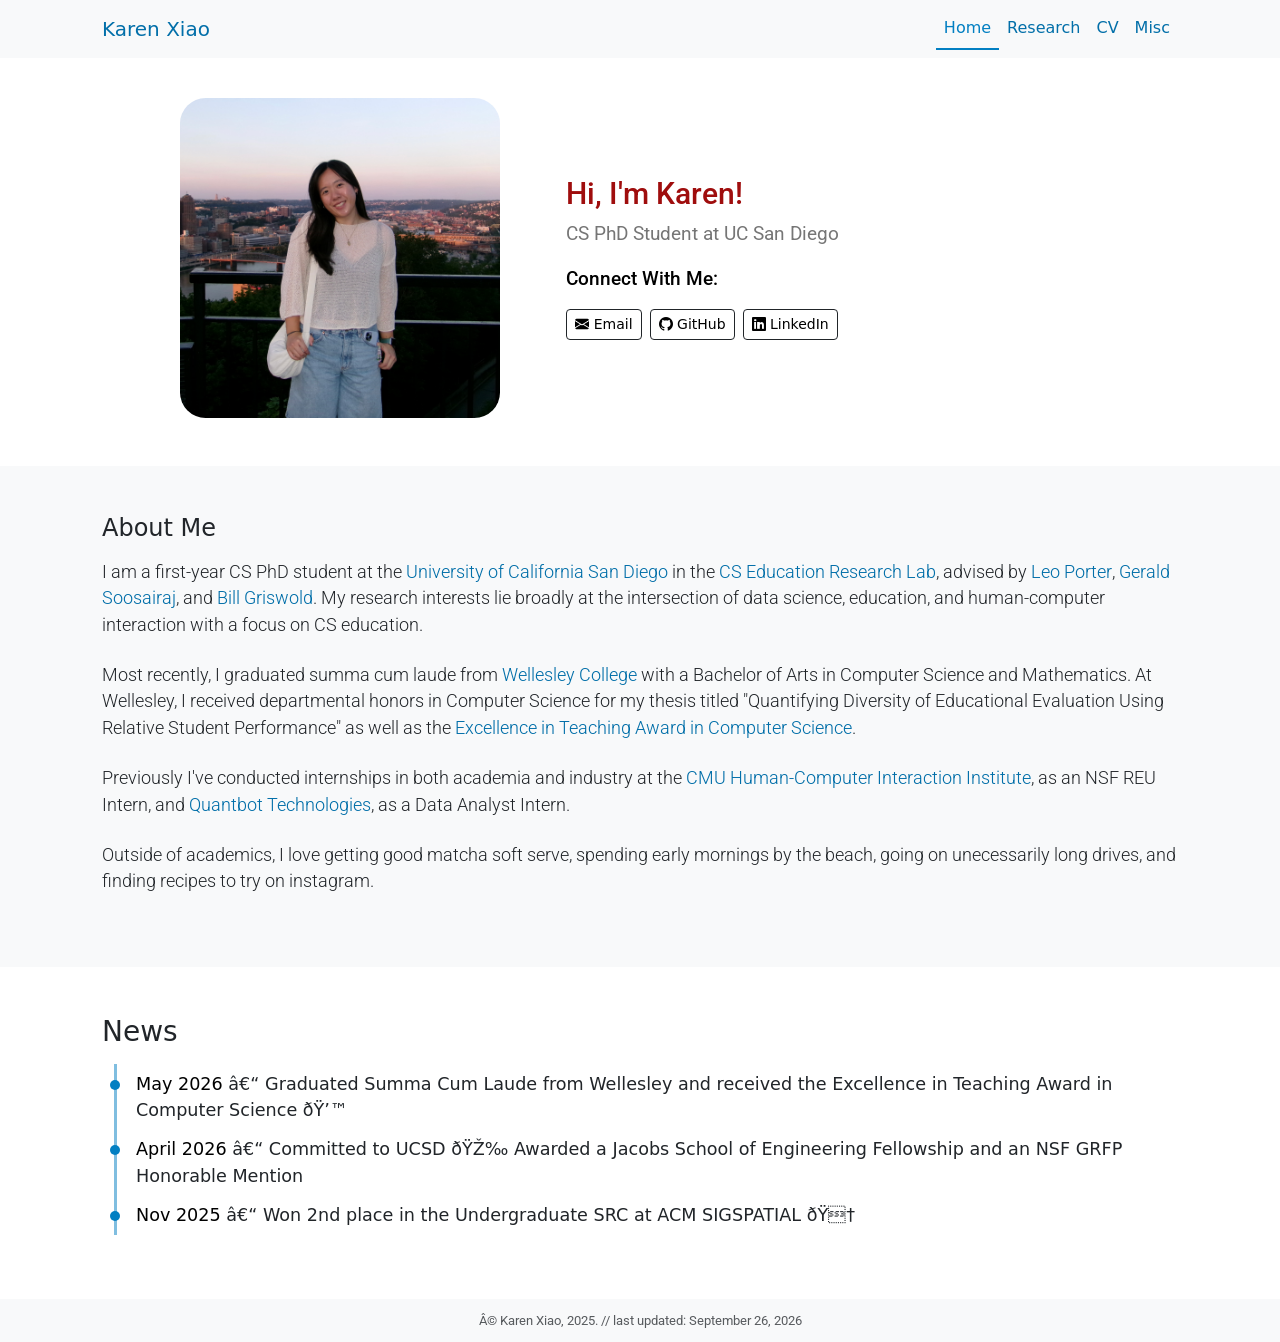
<file: index.html>
<html lang="en">
    <head>
        <meta name="viewport" content="width=device-width, initial-scale=1">
        <title>Karen Xiao</title>
        <link href="styles.css" rel="stylesheet"/>
        <link rel="icon" href="images/KX.png" type="image/svg+xml">
        <link rel="preconnect" href="https://fonts.googleapis.com">
        <link rel="preconnect" href="https://fonts.gstatic.com" crossorigin>
        <link href="https://fonts.googleapis.com/css2?family=Roboto:ital,wght@0,100..900;1,100..900&display=swap" rel="stylesheet">  
        <link href="https://cdn.jsdelivr.net/npm/bootstrap@5.3.3/dist/css/bootstrap.min.css" rel="stylesheet" integrity="sha384-QWTKZyjpPEjISv5WaRU9OFeRpok6YctnYmDr5pNlyT2bRjXh0JMhjY6hW+ALEwIH" crossorigin="anonymous">
        <link href="https://cdn.jsdelivr.net/npm/bootstrap-icons@1.8.1/font/bootstrap-icons.css" rel="stylesheet" />
    </head>

    <body>
        <main>
            <!-- Navigation -->
            <nav class="navbar navbar-expand-lg navbar-light bg-light fixed-top">
                <div class="container">
                    <a class="navbar-brand" href="index.html">Karen Xiao</a>
                    <button class="navbar-toggler" type="button" data-bs-toggle="collapse" data-bs-target="#navbarSupportedContent" aria-controls="navbarSupportedContent" aria-expanded="false" aria-label="Toggle navigation"><span class="navbar-toggler-icon"></span></button>
                    <div class="collapse navbar-collapse" id="navbarSupportedContent">
                        <ul class="navbar-nav ms-auto mb-2 mb-lg-0">
                            <li class="nav-item"><a class="nav-link active" href="index.html">Home</a></li>
                            <li class="nav-item"><a class="nav-link" href="research.html">Research</a></li>
                            <li class="nav-item"><a class="nav-link" href="CV.html">CV</a></li>
                            <li class="nav-item"><a class="nav-link" href="gallery.html">Misc</a></li>
                        </ul>
                    </div>
                </div>
            </nav>

            <!-- Header-->
            <header class="py-5">
                <div class="container px-5">
                    <div class="row align-items-center">
                        <div class="col-xl-5">
                            <!-- Replace this div with your own photo -->
                            <div class="bg-gradient-primary-to-secondary d-flex justify-content-center">
                                <img src="images/profile-pic.jpg" class="profile pl-2" alt="photo of karen xiao">
                            </div>
                        </div>
                        <div class="col-xl-7">
                            <!-- Header text content-->
                            <div class="text-center text-xl-start py-5">
                                <!-- <div class="tagline">Hello World, my name is</div> -->
                                <!-- <h3 class="introduction mt-2">This is my personal website</h3> -->
                                <h1><span class="title">Hi, I'm Karen!</span></h1>
                                <p><span class="subtitle">CS PhD Student at UC San Diego</span></p>

                                <p><span class="subtitle" style="color:black; font-weight: 500;">Connect With Me:</span></p>
                                <div class="d-flex gap-2 justify-content-center justify-content-xl-start">
                                    <a class="btn btn-outline-dark btn-sm" href="mailto:kx100@wellesley.edu"><i class="bi bi-envelope-fill"></i>  Email</a>
                                    <a class="btn btn-outline-dark btn-sm" href="https://github.com/xiaokaren" target="_blank" rel="noopener"><i class="bi bi-github"></i>  GitHub</a>
                                    <a class="btn btn-outline-dark btn-sm" href="https://linkedin.com/in/karen-l-xiao" target="_blank" rel="noopener"><i class="bi bi-linkedin"></i>  LinkedIn</a>
                                </div>
                            </div>
                        </div>
                        
                    </div>
                
                </div>

            </header>

            <!-- About Section-->
            <section class="bg-light py-5">
                <div class="container text-left">
                    <h4 class="mb-3">About Me</h4>
                    <p class="lead fw-light mb-4">I am a first-year CS PhD student at the 
                        <a href="https://cse.ucsd.edu/" target="_blank">University of California San Diego</a> in the 
                        <a href="https://sites.google.com/ucsd.edu/cs-ed-research-group/home" target="_blank">CS Education Research Lab</a>, 
                        advised by <a href="https://leoporter.ucsd.edu/" target="_blank">Leo Porter</a>, 
                        <a href="https://geraldsoosairaj.github.io/" target="_blank">Gerald Soosairaj</a>, 
                        and <a href="https://cseweb.ucsd.edu/~wgg/" target="_blank">Bill Griswold</a>. 
                        My research interests lie broadly at the intersection of data science, education, 
                        and human-computer interaction with a focus on CS education.</p>

                    <p class="lead fw-light mb-4">Most recently, I graduated summa cum laude from 
                        <a href="https://www.wellesley.edu/" target="_blank">Wellesley College</a> with a Bachelor of Arts 
                        in Computer Science and Mathematics. At Wellesley, I received departmental honors in Computer Science
                        for my thesis titled "Quantifying Diversity of Educational Evaluation Using Relative Student Performance" as well as the 
                        <a href="https://www.wellesley.edu/news-events/commencement/student-prizes" target="_blank">
                            Excellence in Teaching Award in Computer Science</a>.
                    </p>

                    <p class="lead fw-light mb-4">Previously I've conducted internships in both academia and industry at the 
                        <a href="https://hcii.cmu.edu/" target="_blank">CMU Human-Computer Interaction Institute</a>, as an NSF REU Intern,
                        and <a href="https://www.quantbot.com/" target="_blank">Quantbot Technologies</a>, as a Data Analyst Intern.</p>

                    <p class="lead fw-light mb-4">Outside of academics, I love getting good matcha soft serve, spending early mornings by the beach, 
                        going on unecessarily long drives, and finding recipes to try on instagram.</p>
                </div>
            </section>

            <!-- News Section -->
            <section class="py-5">
                <div class="container text-left">
                    <h3 class="mb-3">News</h3>
                    <ul class="news-list lead fw-light">
                        <li><span class="news-dot"></span><span><span class="dates">May 2026</span> – Graduated Summa Cum Laude from Wellesley and received the Excellence in Teaching Award in Computer Science 💙</span></li> 
                        <li><span class="news-dot"></span><span><span class="dates">April 2026</span> – Committed to UCSD 🎉 Awarded a Jacobs School of Engineering Fellowship and an NSF GRFP Honorable Mention</span></li>
                        <li><span class="news-dot"></span><span><span class="dates">Nov 2025</span> – Won 2nd place in the Undergraduate SRC at ACM SIGSPATIAL 🏆</span></li>
                    </ul>
                </div>
            </section>
        </main>

        <footer>
            <p><span class="text-muted">© Karen Xiao, 2025. // last updated: September 26, 2026</span></p>
        </footer>

        <script src="https://cdn.jsdelivr.net/npm/bootstrap@5.3.3/dist/js/bootstrap.bundle.min.js" integrity="sha384-YvpcrYf0tY3lHB60NNkmXc5s9fDVZLESaAA55NDzOxhy9GkcIdslK1eN7N6jIeHz" crossorigin="anonymous"></script>
    </body>
</html>
</file>
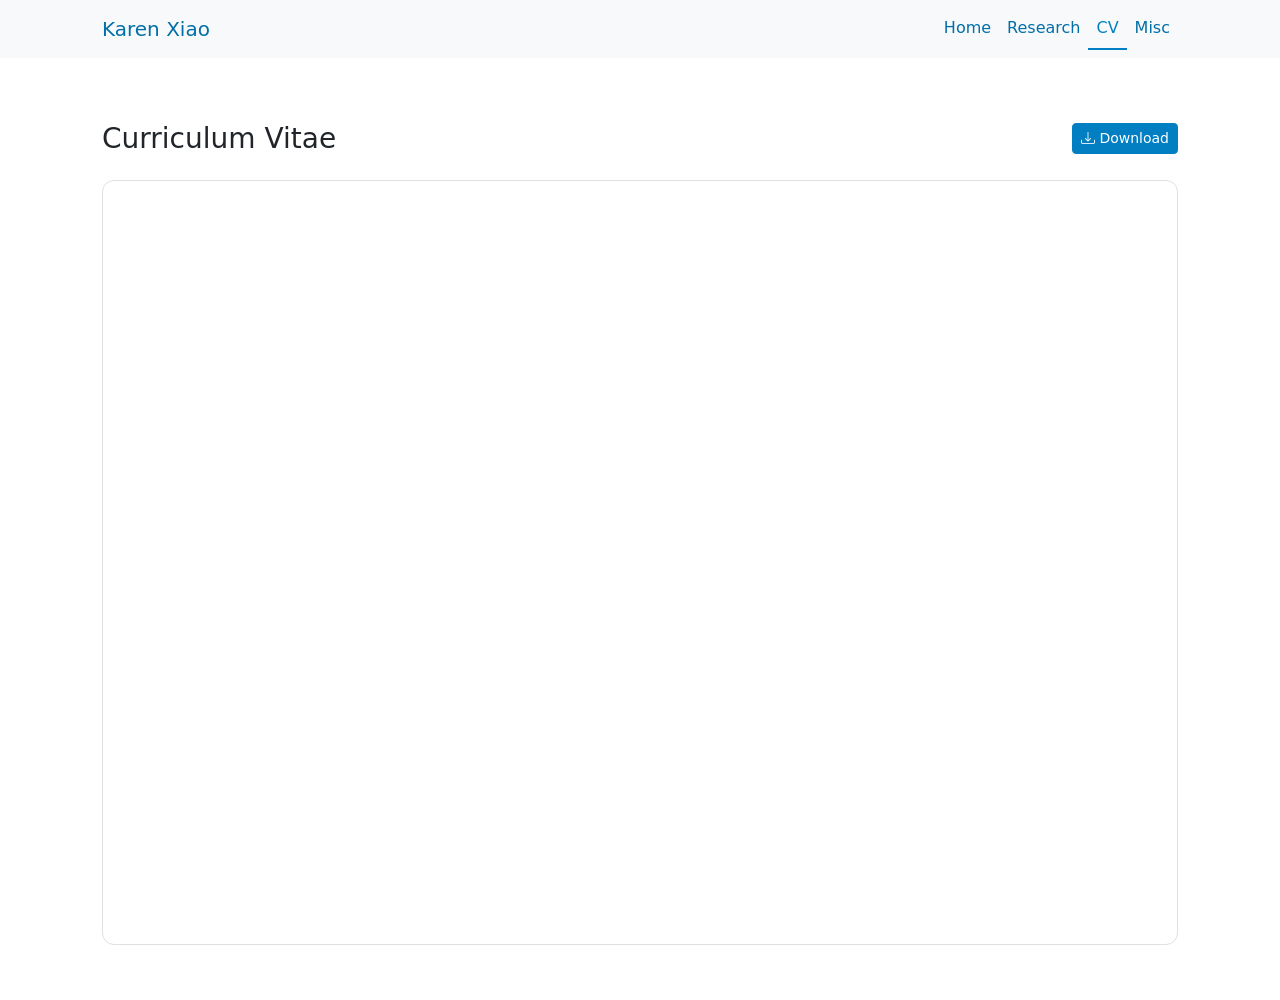
<file: CV.html>
<!DOCTYPE html>
<html lang="en">
<head>
    <meta name="viewport" content="width=device-width, initial-scale=1">
    <title>Karen Xiao</title>
    <link href="styles.css" rel="stylesheet"/>
    <link rel="icon" href="images/KX.png" type="image/svg+xml">
    <link rel="preconnect" href="https://fonts.googleapis.com">
    <link rel="preconnect" href="https://fonts.gstatic.com" crossorigin>
    <link href="https://fonts.googleapis.com/css2?family=Roboto:ital,wght@0,100..900;1,100..900&display=swap" rel="stylesheet">
    <link href="https://cdn.jsdelivr.net/npm/bootstrap@5.3.3/dist/css/bootstrap.min.css" rel="stylesheet" integrity="sha384-QWTKZyjpPEjISv5WaRU9OFeRpok6YctnYmDr5pNlyT2bRjXh0JMhjY6hW+ALEwIH" crossorigin="anonymous">
    <link href="https://cdn.jsdelivr.net/npm/bootstrap-icons@1.8.1/font/bootstrap-icons.css" rel="stylesheet"/>
</head>
<body>
    <main>
        <!-- Navigation -->
        <nav class="navbar navbar-expand-lg navbar-light bg-light fixed-top">
            <div class="container">
                <a class="navbar-brand" href="index.html">Karen Xiao</a>
                <button class="navbar-toggler" type="button" data-bs-toggle="collapse" data-bs-target="#navbarSupportedContent" aria-controls="navbarSupportedContent" aria-expanded="false" aria-label="Toggle navigation"><span class="navbar-toggler-icon"></span></button>
                <div class="collapse navbar-collapse" id="navbarSupportedContent">
                    <ul class="navbar-nav ms-auto mb-2 mb-lg-0">
                        <li class="nav-item"><a class="nav-link" href="index.html">Home</a></li>
                        <li class="nav-item"><a class="nav-link" href="research.html">Research</a></li>
                        <li class="nav-item"><a class="nav-link active" href="CV.html">CV</a></li>
                        <li class="nav-item"><a class="nav-link" href="gallery.html">Misc</a></li>
                    </ul>
                </div>
            </div>
        </nav>

        <!-- CV Section -->
        <section class="py-5 mt-4">
            <div class="container">
                <div class="d-flex justify-content-between align-items-center mb-4">
                    <h3 class="mb-0">Curriculum Vitae</h3>
                    <a class="btn btn-primary btn-sm" href="documents/KarenXiaoCV.pdf" download><i class="bi bi-download"></i>  Download</a>
                </div>
                <iframe
                    src="documents/KarenXiaoCV.pdf"
                    style="width: 100%; height: 85vh; border: 0.5px solid #e0e0e0; border-radius: 12px;"
                    title="Karen Xiao CV">
                </iframe>
            </div>
        </section>
    </main>

    <script src="https://cdn.jsdelivr.net/npm/bootstrap@5.3.3/dist/js/bootstrap.bundle.min.js" integrity="sha384-YvpcrYf0tY3lHB60NNkmXc5s9fDVZLESaAA55NDzOxhy9GkcIdslK1eN7N6jIeHz" crossorigin="anonymous"></script>
</body>
</html>
</file>
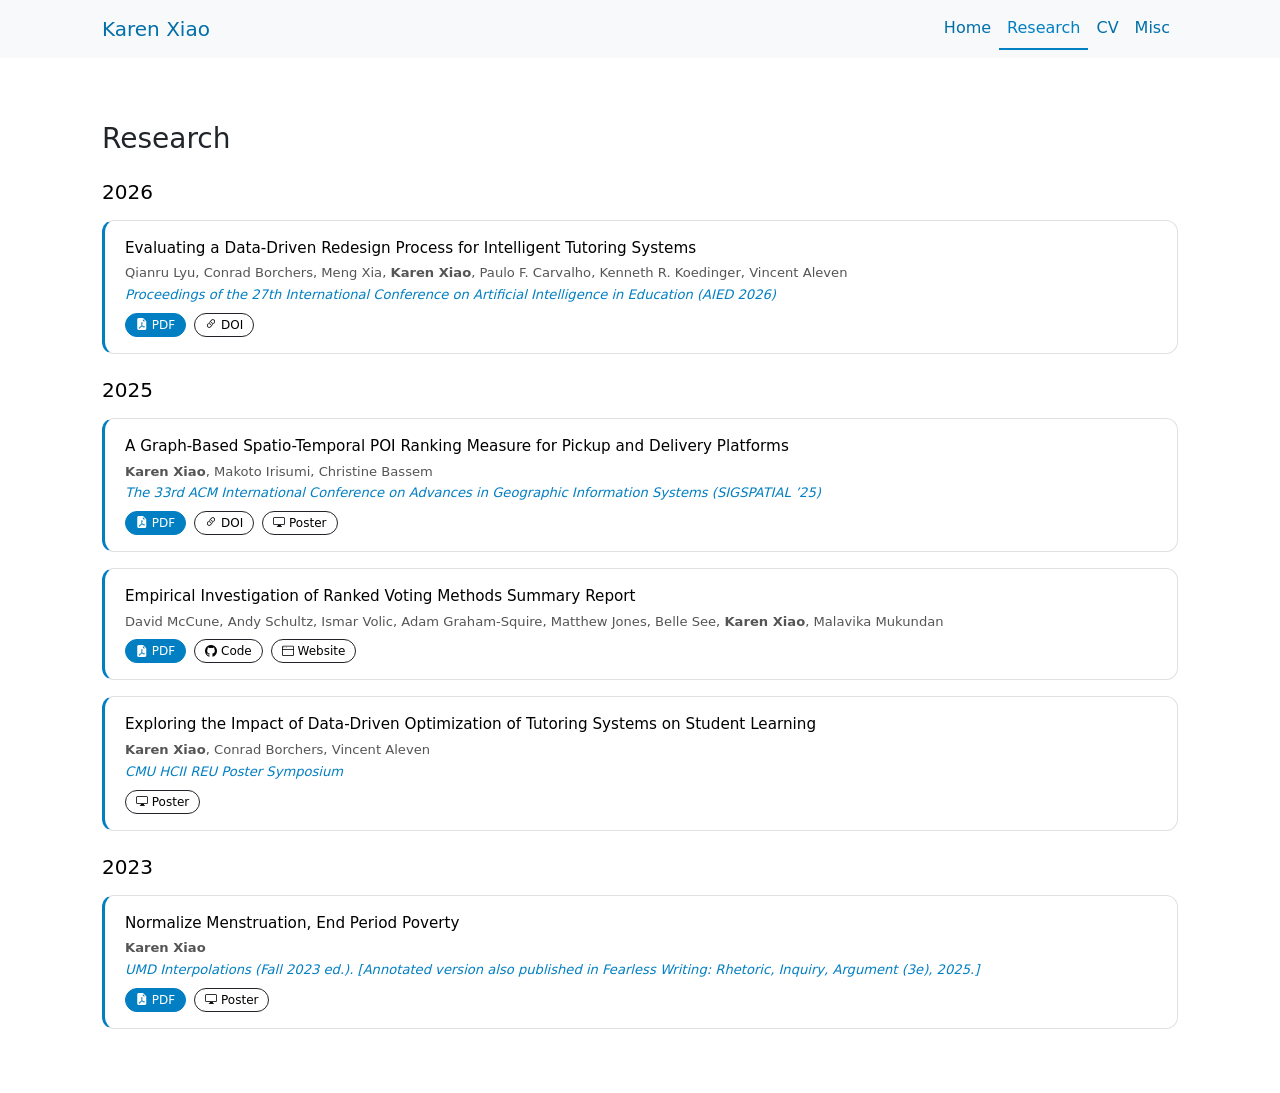
<file: research.html>
<!DOCTYPE html>
<html lang="en">
<head>
    <meta name="viewport" content="width=device-width, initial-scale=1">
    <title>Karen Xiao</title>
    <link href="styles.css" rel="stylesheet"/>
    <link rel="icon" href="images/KX.png" type="image/svg+xml">
    <link rel="preconnect" href="https://fonts.googleapis.com">
    <link rel="preconnect" href="https://fonts.gstatic.com" crossorigin>
    <link href="https://fonts.googleapis.com/css2?family=Roboto:ital,wght@0,100..900;1,100..900&display=swap" rel="stylesheet">
    <link href="https://cdn.jsdelivr.net/npm/bootstrap@5.3.3/dist/css/bootstrap.min.css" rel="stylesheet" integrity="sha384-QWTKZyjpPEjISv5WaRU9OFeRpok6YctnYmDr5pNlyT2bRjXh0JMhjY6hW+ALEwIH" crossorigin="anonymous">
    <link href="https://cdn.jsdelivr.net/npm/bootstrap-icons@1.8.1/font/bootstrap-icons.css" rel="stylesheet"/>
</head>
<body>
    <main>
        <!-- Navigation -->
        <nav class="navbar navbar-expand-lg navbar-light bg-light fixed-top">
            <div class="container">
                <a class="navbar-brand" href="index.html">Karen Xiao</a>
                <button class="navbar-toggler" type="button" data-bs-toggle="collapse" data-bs-target="#navbarSupportedContent" aria-controls="navbarSupportedContent" aria-expanded="false" aria-label="Toggle navigation"><span class="navbar-toggler-icon"></span></button>
                <div class="collapse navbar-collapse" id="navbarSupportedContent">
                    <ul class="navbar-nav ms-auto mb-2 mb-lg-0">
                        <li class="nav-item"><a class="nav-link" href="index.html">Home</a></li>
                        <li class="nav-item"><a class="nav-link active" href="research.html">Research</a></li>
                        <li class="nav-item"><a class="nav-link" href="CV.html">CV</a></li>
                        <li class="nav-item"><a class="nav-link" href="gallery.html">Misc</a></li>
                    </ul>
                </div>
            </div>
        </nav>

        <!-- Publications -->
        <section class="py-5 mt-4">
            <div class="container">
                <h3 class="mb-4">Research</h3>
                <div id="publications-list">
                    <p class="text-muted">Loading publications...</p>
                </div>
            </div>
        </section>
    </main>

    <script src="https://cdn.jsdelivr.net/npm/bootstrap@5.3.3/dist/js/bootstrap.bundle.min.js" integrity="sha384-YvpcrYf0tY3lHB60NNkmXc5s9fDVZLESaAA55NDzOxhy9GkcIdslK1eN7N6jIeHz" crossorigin="anonymous"></script>
    <script>
        fetch('documents/publications.csv')
            .then(r => r.text())
            .then(csv => {
                const lines = csv.trim().split('\n');
                const headers = parseCSVLine(lines[0]);
                const pubs = lines.slice(1).map(line => {
                    const values = parseCSVLine(line);
                    return Object.fromEntries(headers.map((h, i) => [h.trim(), (values[i] || '').trim()]));
                });

                // Group by year
                const byYear = {};
                pubs.forEach(p => {
                    if (!byYear[p.year]) byYear[p.year] = [];
                    byYear[p.year].push(p);
                });

                const container = document.getElementById('publications-list');
                container.innerHTML = '';

                Object.keys(byYear).sort((a, b) => b - a).forEach(year => {
                    const yearHeader = document.createElement('h5');
                    yearHeader.className = 'dates mt-4 mb-3';
                    yearHeader.textContent = year;
                    container.appendChild(yearHeader);

                    byYear[year].forEach(pub => {
                        const card = document.createElement('div');
                        card.className = 'pub-card mb-3';
                        card.innerHTML = `
                            <div class="pub-title">${pub.title}</div>
                            <div class="pub-authors">${pub.authors}</div>
                            <div class="pub-venue">${pub.venue}</div>
                            <div class="d-flex gap-2 mt-2">
                                ${pub.pdf ? `<a class="btn btn-primary btn-sm" href="${pub.pdf}" target="_blank"><i class="bi bi-file-earmark-pdf-fill"></i> PDF</a>` : ''}
                                ${pub.doi ? `<a class="btn btn-outline-dark btn-sm" href="${pub.doi}" target="_blank"><i class="bi bi-link-45deg"></i> DOI</a>` : ''}
                                ${pub.code ? `<a class="btn btn-outline-dark btn-sm" href="${pub.code}" target="_blank"><i class="bi bi-github"></i> Code</a>` : ''}
                                ${pub.poster ? `<a class="btn btn-outline-dark btn-sm" href="${pub.poster}" target="_blank"><i class="bi bi-display"></i> Poster</a>` : ''}
                                ${pub.website ? `<a class="btn btn-outline-dark btn-sm" href="${pub.website}" target="_blank"><i class="bi bi-window"></i> Website</a>` : ''}
                            </div>
                        `;
                        container.appendChild(card);
                    });
                });
                // Bold your name everywhere it appears
                container.innerHTML = container.innerHTML.replace(
                    /Karen Xiao/g,
                    '<span style="font-weight: 550">Karen Xiao</span>'
                );
            })
            .catch(() => {
                document.getElementById('publications-list').innerHTML = '<p class="text-muted">Could not load publications.</p>';
            });

        function parseCSVLine(line) {
            const result = [];
            let current = '';
            let inQuotes = false;
            for (let i = 0; i < line.length; i++) {
                if (line[i] === '"') { inQuotes = !inQuotes; }
                else if (line[i] === ',' && !inQuotes) { result.push(current); current = ''; }
                else { current += line[i]; }
            }
            result.push(current);
            return result;
        }
    </script>
</body>
</html>
</file>
<file: styles.css>
body{
  font-family: "Roboto", sans-serif;
  padding-top: 50px;
  margin: 0 0px;
}

.container {
  max-width: 1100px !important;
}

.tagline {
  color: #000000;
  border-radius: 0.375rem;
  display: inline-block;
  padding: 5px;
}

.introduction {
  font-weight: 200;
}

.subtitle{
  font-size: 1.2rem;
  color: #767676;
}

.title{
  font-family: "Roboto", sans-serif;  
  color: #9f0d0d;
  font-size: 30px;
}

p {
  font-family: "Roboto", sans-serif;
  font-size: 1.1rem !important;
}

.accent{
  font-family: "Roboto", sans-serif;
  color: #027fc2;
}

.profile {
  position: relative;
  height: 30vw;
  border-radius: 2vw;
  max-height: 20rem;
  max-width: 20rem;
}

.btn-primary {
  background-color: #027fc2 !important;
  border-color: #027fc2 !important;
  color: white !important;
}

.btn-primary:hover {
  background-color: #026fa9 !important;
  color: white !important;
}

.btn-outline-dark:hover {
  background-color: #027fc2  !important; 
  border-color: #027fc2  !important;
  color: white !important;
}

.btn-outline-dark {
  color: black !important;
}

a {
  color: #026fa9 !important;
  text-decoration: none !important;
  transition: color 0.2s ease;
  font-weight: 310;
}

a:hover {
  color: #026fa9 !important;
}

.nav-link.active {
  color: #027fc2 !important;
  border-bottom: 2px solid #027fc2 ;
}

.news-list {
  list-style: none;
  padding-left: 0.5rem;
}

.news-list li {
  display: flex;
  gap: 1rem;
  align-items: baseline;
  padding: 0.4rem 0;
  position: relative;
  font-size: 1.1rem;
}

.news-dot {
  width: 10px;
  height: 10px;
  min-width: 10px;
  background-color: #027fc2;
  border-radius: 50%;
  margin-top: 6px;
  position: relative;
  z-index: 1;
}

.news-list li::before {
  content: "";
  position: absolute;
  top: 0;
  bottom: 0;
  width: 3px;
  left: 3.5px;
  background-color: #027fc2;
  opacity: 0.5;
}

.dates {
  color: #000000 !important;
  font-weight: 500;
}

/* FOOTER */

footer {
    text-align: center;
    padding: 12px;
    background-color: #f8f9fa;
    color: white;
  }
  
footer p {
  margin: 0px 0;
  font-size: 13px !important;
  color: #000000;
}

.pub-card {
  padding: 1rem 1.25rem;
  border: 0.5px solid #e0e0e0;
  border-radius: 12px;
  border-left: 3px solid #027fc2;
  background-color: #ffffff;
  transition: box-shadow 0.2s ease, transform 0.2s ease;
}

.pub-card:hover {
  box-shadow: 0 4px 16px rgba(2, 127, 194, 0.12);
  transform: translateY(-2px);
}

.pub-title {
  font-weight: 500;
  font-size: 0.95rem;
  color: #000;
  margin-bottom: 4px;
}

.pub-authors {
  font-size: 0.82rem;
  color: #555;
  margin-bottom: 2px;
}

.pub-venue {
  font-size: 0.82rem;
  font-style: italic;
  color: #027fc2;
  margin-bottom: 6px;
}

.pub-card .btn-sm {
  font-size: 0.75rem;
  border-radius: 20px;
  padding: 2px 10px;
}

/* Map */
#map {
  width: 100%;
  height: 480px;
  border-radius: 12px;
  border: 0.5px solid #e0e0e0;
  z-index: 1;
}

.map-legend-item {
  display: flex;
  align-items: center;
  gap: 6px;
  font-size: 0.85rem;
  color: #555;
}

.map-dot {
  width: 12px;
  height: 12px;
  border-radius: 50%;
  display: inline-block;
  border: 2px solid white;
  box-shadow: 0 1px 3px rgba(0,0,0,0.2);
}

.map-dot.lived { background: #027fc2; }
.map-dot.visited { background: #5DCAA5; }

.map-stat {
  background: var(--color-background-secondary, #f8f9fa);
  border: 0.5px solid #e0e0e0;
  border-radius: 12px;
  padding: 0.9rem 1rem;
  text-align: center;
}

.map-stat-number {
  font-size: 1.6rem;
  font-weight: 500;
  color: #027fc2;
}

.map-stat-label {
  font-size: 0.78rem;
  color: #767676;
}

.leaflet-popup-content-wrapper {
  border-radius: 16px !important;
  box-shadow: 0 8px 24px rgba(0,0,0,0.12) !important;
  border: none !important;
  padding: 0 !important;
  overflow: hidden;
}

.leaflet-popup-content {
  margin: 0 !important;
  width: auto !important;
}

.leaflet-popup-tip {
  background: white !important;
}

.map-popup {
  font-family: "Roboto", sans-serif;
  min-width: 200px;
}

.map-popup-header {
  background: #027fc2;
  color: white;
  padding: 10px 14px;
}

.map-popup-title {
  font-size: 0.95rem;
  font-weight: 500;
  margin: 0;
}

.map-popup-note {
  font-size: 0.75rem;
  opacity: 0.85;
  margin-top: 2px;
}

.map-popup-body {
  padding: 10px 12px;
}

.map-popup-thumbs {
  display: flex;
  gap: 6px;
  flex-wrap: wrap;
}

.map-thumb {
  width: 64px;
  height: 64px;
  object-fit: cover;
  border-radius: 8px;
  cursor: pointer;
  border: 2px solid transparent;
  transition: border-color 0.2s ease, transform 0.2s ease;
}

.map-thumb:hover {
  border-color: #027fc2;
  transform: scale(1.05);
}

.map-popup-no-photos {
  font-size: 0.78rem;
  color: #aaa;
  font-style: italic;
}

.map-popup-more {
  font-size: 0.72rem;
  color: #767676;
  margin-top: 6px;
}

.travel-quote {
  /* border-left: 3px solid #027fc2; */
  padding: 0.4rem 0 0.4rem 1rem;
  margin: 0.5rem 0 1rem;
}

.travel-quote p {
  font-size: 0.6rem;
  color: #767676;
  font-style: italic;
  margin: 0;
}

.travel-quote footer {
  font-size: 0.78rem;
  background-color: white !important;
  color: #767676;
  /* margin-top: 4px; */
  text-align: right;
}
</file>
